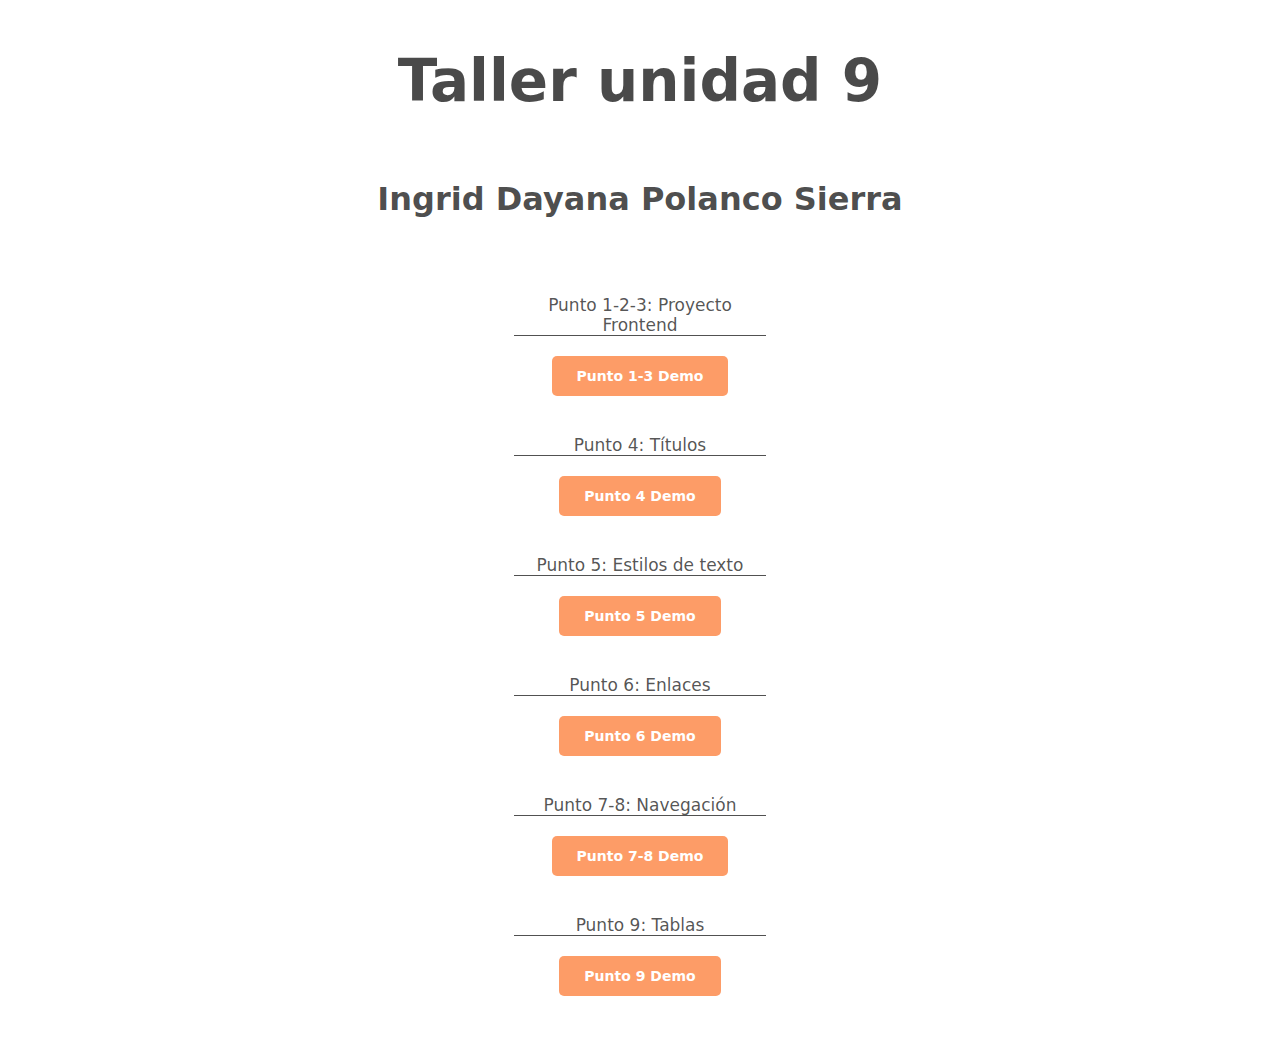
<file: index.html>
<!DOCTYPE html>
<html lang="en">
<head>
  <meta charset="UTF-8">
  <meta http-equiv="X-UA-Compatible" content="IE=edge">
  <meta name="viewport" content="width=device-width, initial-scale=1.0">
  <title>Pag</title>
  <link rel="stylesheet" href="./styles-pag.css">
</head>
<body> 
  <div>
    <h1> Taller unidad 9</h1>
    <h2>Ingrid Dayana Polanco Sierra</h2>
    <nav>
      <ul>
        <li>
          <p>
            Punto 1-2-3: Proyecto Frontend
          </p> 
          <a href="./punto-1-3/index.html">
            Punto 1-3 Demo
          </a>
        </li>
        <li>
          <p>
            Punto 4: Títulos
          </p> 
          <a href="./punto-4/index4.html">
            Punto 4 Demo
          </a>
        </li>
        <li>
          <p>
            Punto 5: Estilos de texto
          </p>
          <a href="./punto-5/index5.html">
            Punto 5 Demo
          </a>
        </li>
        <li>
          <p>
            Punto 6: Enlaces
          </p>
          <a href="./punto-6/index6.html">
            Punto 6 Demo
          </a>
        </li>
        <li>
          <p>
            Punto 7-8: Navegación
          </p>
          <a href="./punto-7-8/index7-8.html">
            Punto 7-8 Demo
          </a>
        </li>
        <li>
          <p>
            Punto 9: Tablas
          </p>
          <a href="./punto-9/index9.html">
            Punto 9 Demo
          </a>
        </li>
      </ul>
    </nav>
  </div> 
</body>
</html>
</file>
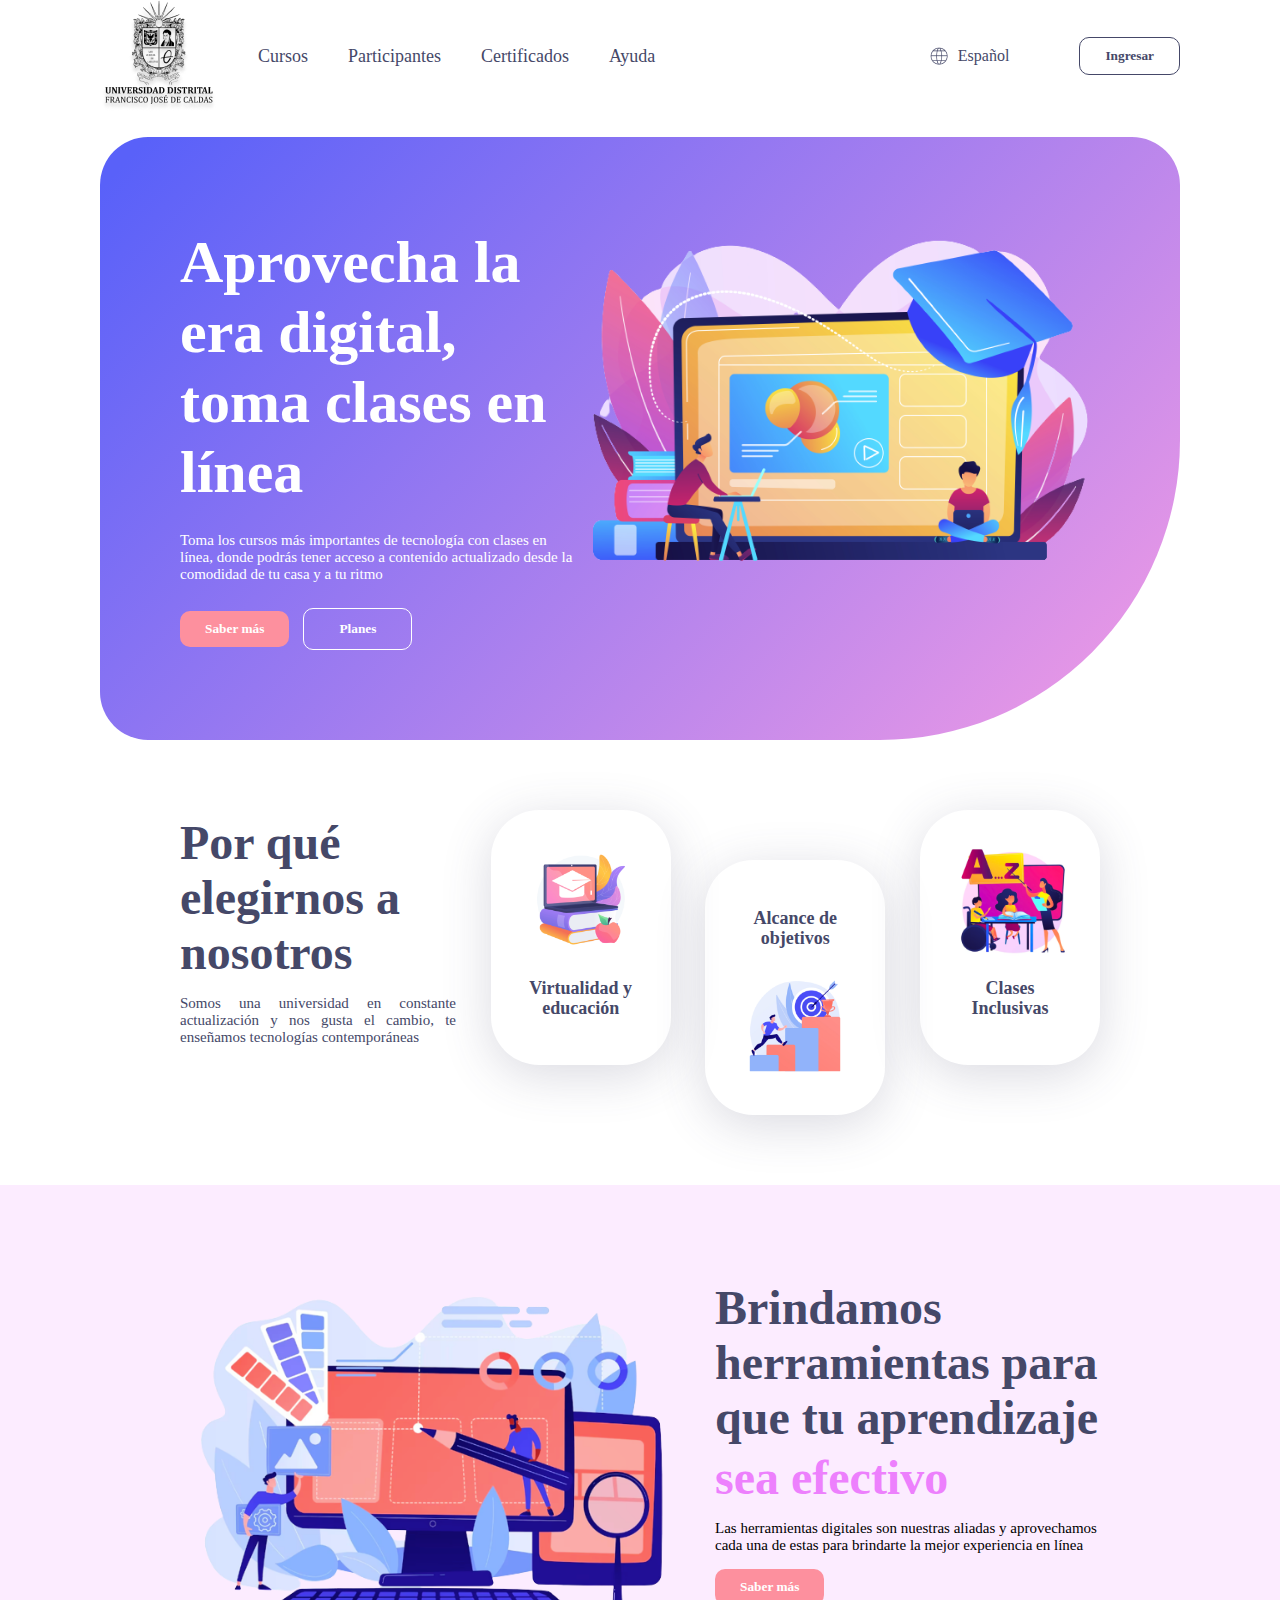
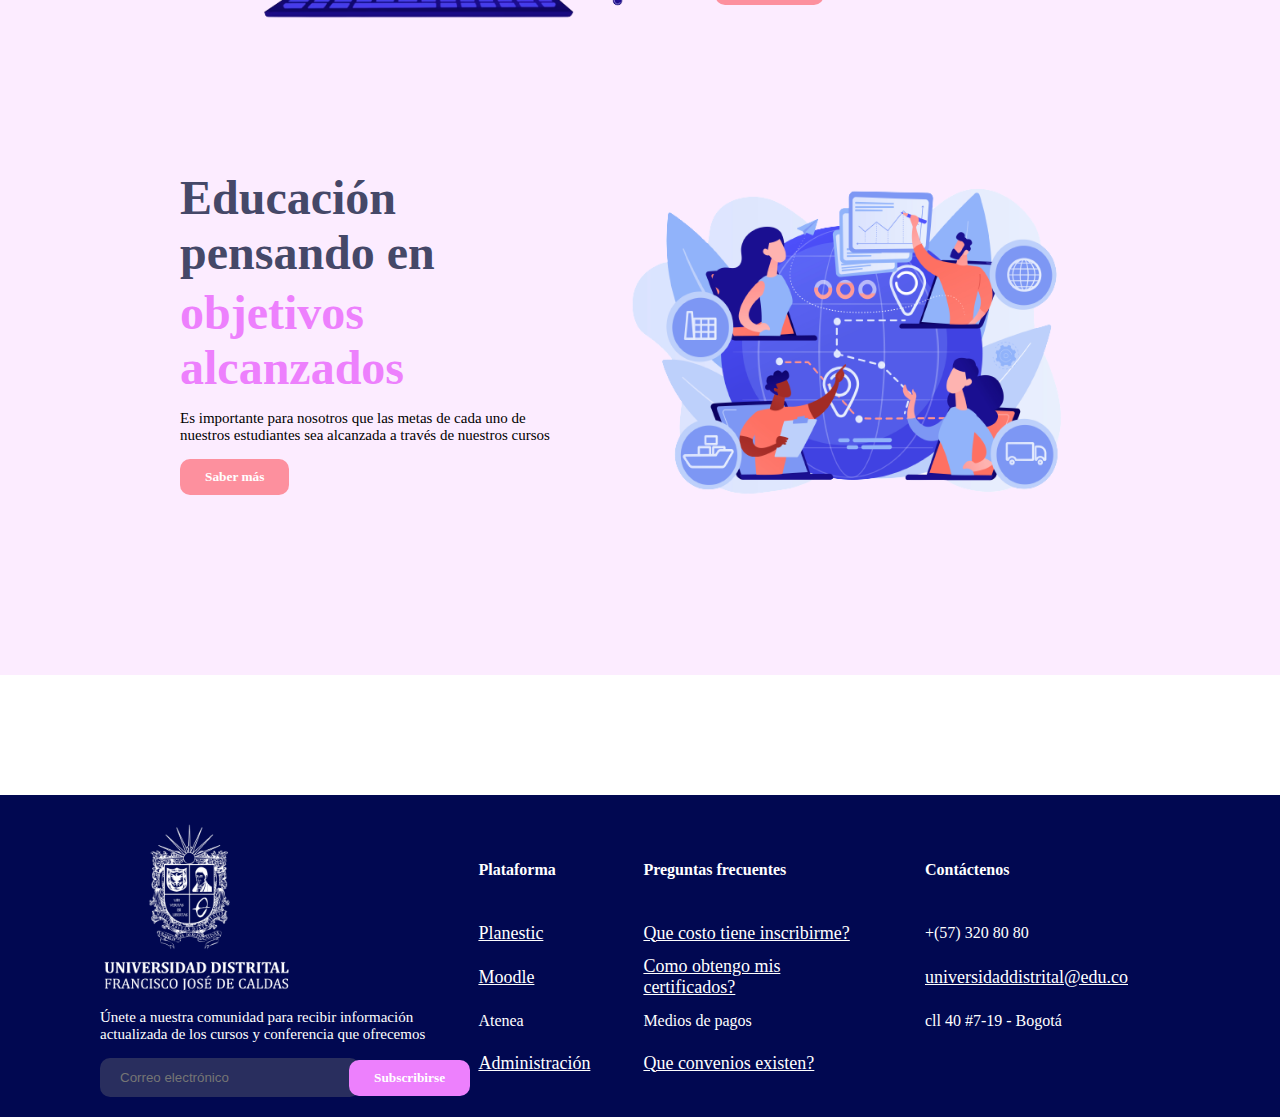
<file: punto-1-3/index.html>
<!DOCTYPE html>
<html lang="en">
<head>
    <meta charset="UTF-8">
    <meta http-equiv="X-UA-Compatible" content="IE=edge">
    <meta name="viewport" content="width=device-width, initial-scale=1.0">
    <link rel="stylesheet" href="https://indestructibletype.com/fonts/Jost.css" type="text/css" charset="utf-8" />
    <link rel="stylesheet" href="./styles/general-styles.css">
    <link rel="stylesheet" href="./styles/header-styles.css">
    <link rel="stylesheet" href="./styles/banner-styles.css">
    <link rel="stylesheet" href="./styles/section-1-styles.css">
    <link rel="stylesheet" href="./styles/section-2-styles.css">
    <link rel="stylesheet" href="./styles/footer-styles.css">
    <title>UD Atenea Cursos</title>
</head>
<body>
    <header>
        <div class="header__navigation">
            <img src="./public/images/header-logo.png" alt="main logo">
            <nav> 
                <ul>
                    <li><a href="">Cursos</a></li>
                    <li><a href="">Participantes</a></li>
                    <li><a href="">Certificados</a></li>
                    <li><a href="">Ayuda</a></li>
                </ul>
            </nav>
        </div>
        <div class="header__settings">
            <div>
                <img src="./public/images/header-world.png" alt="world">
                <span>Español</span>
            </div>
            <button>Ingresar</button>
        </div>
    </header>
    <main>
        <section id="banner">
            <div>
                <div>
                    <h1>Aprovecha la era digital, toma clases en línea</h1>
                    <p>Toma los cursos más importantes de tecnología con clases en línea, donde podrás tener acceso a contenido actualizado desde la comodidad de tu casa y a tu ritmo</p>
                </div>
                <div>
                    <button class="button--orange">Saber más</button>
                    <button class="button--white">Planes</button>
                </div>
            </div>
            <img src="./public/images/banner-online.png" alt="banner" width="550px" height="350px">
        </section>
        <section id="section-1">
            <div class="section-1__info">
                <h2>Por qué elegirnos a nosotros</h2>
                <p>Somos una universidad en constante actualización y nos gusta el cambio, te enseñamos tecnologías contemporáneas</p>
            </div>
            <div class="section-1__card">
                <img src="./public/images/section1-education.png" alt="education" width="120px" height="120px">
                <h3>Virtualidad y educación</h3>
            </div>
            <div class="section-1__card section-1__card-down">
                <h3>Alcance de objetivos</h3>
                <img src="./public/images/section1-goals.png" alt="goals" width="120px" height="120px">
            </div>
            <div class="section-1__card">
                <img src="./public/images/section1-teach.png" alt="teach" width="120px" height="120px">
                <h3>Clases Inclusivas</h3>
            </div>
        </section>
        <section id="section-2">
            <div class="section-2__info">
                <img src="./public/images/section2-tools.png" alt="tools" width="500px" height="350px">
                <div>
                    <h2>Brindamos herramientas para que tu aprendizaje</h2>
                    <h2 class="section-2__sub-pink">sea efectivo</h2>
                    <p>Las herramientas digitales son nuestras aliadas y aprovechamos cada una de estas para brindarte la mejor experiencia en línea</p>
                    <button class="button--orange">Saber más</button>
                </div>
            </div>
            <div class="section-2__info">
                <div class="section-2__info">
                    <div>
                        <h2>Educación pensando en</h2>
                        <h2 class="section-2__sub-pink">objetivos alcanzados</h2>
                        <p>Es importante para nosotros que las metas de cada uno de nuestros estudiantes sea alcanzada a través de nuestros cursos</p>
                        <button class="button--orange">Saber más</button>
                    </div>
                    <img src="./public/images/section2-goals.png" alt="goals" width="500px" height="350px">
                </div>
            </div>
        </section>
    </main>
    <footer id="footer">
        <div class="footer__info">
            <img src="./public/images/footer-logo.png" alt="logo" width="200px" height="175px">
            <div>
                <p>Únete a nuestra comunidad para recibir información actualizada de los cursos y conferencia que ofrecemos</p>
                <form action="">
                    <input type="email" name="user_email" placeholder="Correo electrónico">
                    <button class="button--pink">Subscribirse</button>
                </form>
            </div>
        </div>
        <div>
            <table>
                <tr>
                    <th>Plataforma</th>
                    <th>Preguntas frecuentes</th>
                    <th>Contáctenos</th>
                </tr>
                <tr>
                    <td><a href="">Planestic</a></td>
                    <td><a href="">Que costo tiene inscribirme?</a></td>
                    <td>+(57) 320 80 80</td>
                </tr>
                <tr>
                    <td><a href="">Moodle</a></td>
                    <td><a href="">Como obtengo mis certificados?</a></td>
                    <td><a href="">universidaddistrital@edu.co</a></td>
                </tr>
                <tr>
                    <td>Atenea</td>
                    <td>Medios de pagos</td>
                    <td>cll 40 #7-19 - Bogotá</td>
                </tr>
                <tr>
                    <td><a href="">Administración</a></td>
                    <td><a href="">Que convenios existen?</a></td>
                </tr>
            </table>
        </div>
    </footer>
</body>
</html>
</file>
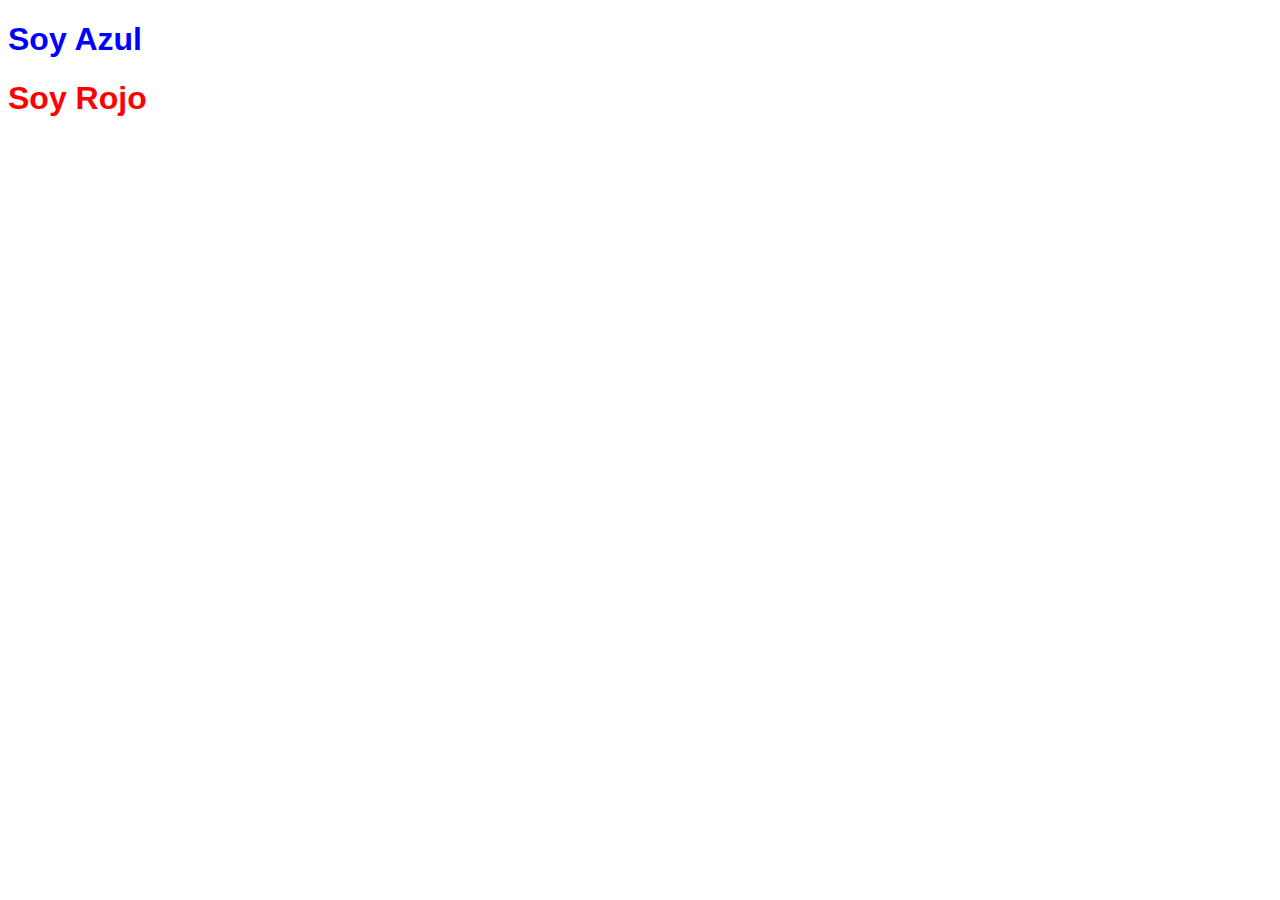
<file: punto-4/index4.html>
<!DOCTYPE html>
<html lang="en">
<head>
    <meta charset="UTF-8">
    <meta http-equiv="X-UA-Compatible" content="IE=edge">
    <meta name="viewport" content="width=device-width, initial-scale=1.0">
    <link rel="stylesheet" href="./styles4.css">
    <title>Punto 4</title>
</head>
<body>
    <main>
        <section id="text">
            <div class="title-1">
                <h1>Soy Azul</h1>
            </div>
            <div class="title-2"> 
                <h1>Soy Rojo</h1>
            </div>
        </section>
    </main>
</body>
</html>
</file>
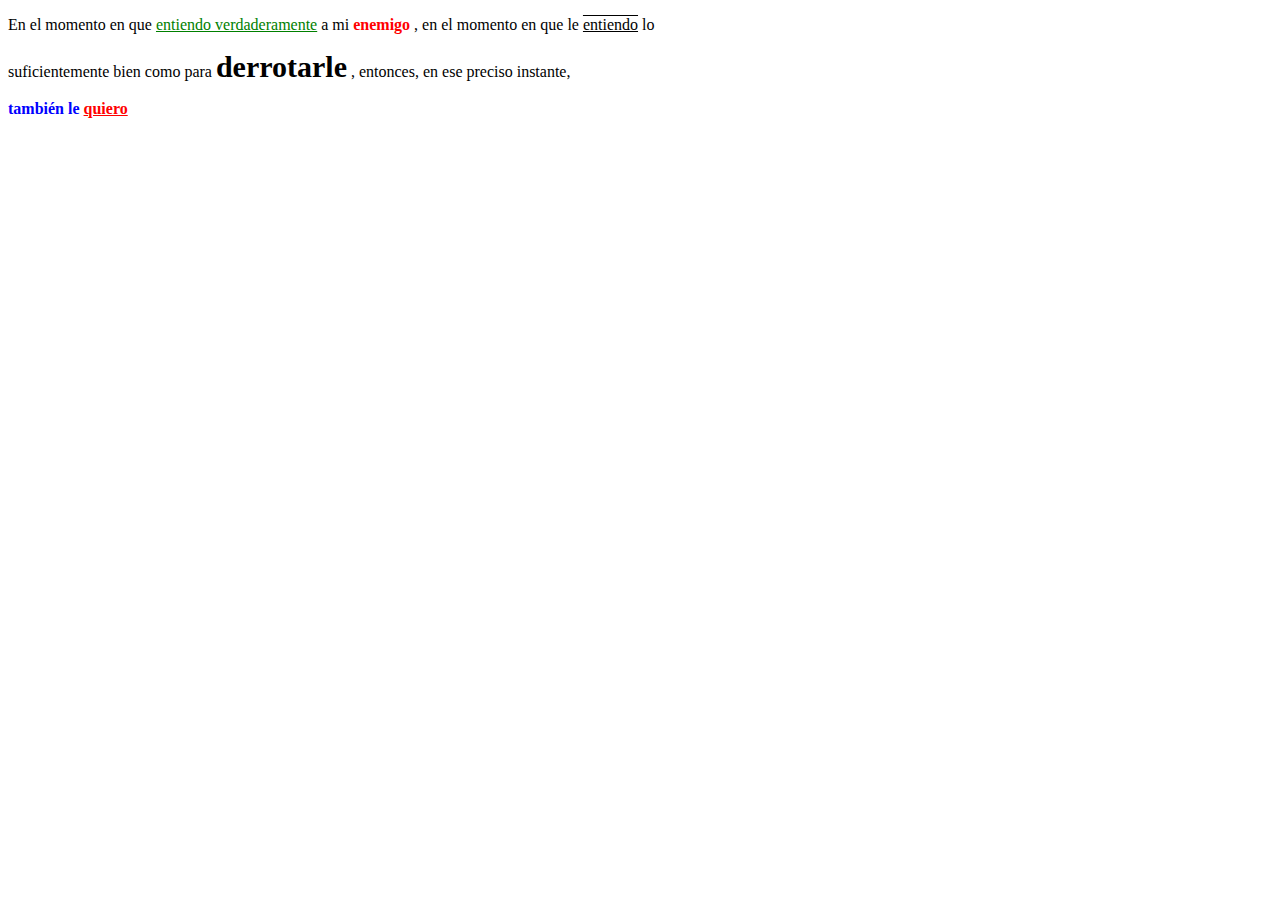
<file: punto-5/index5.html>
<!DOCTYPE html>
<html lang="en">
<head>
    <meta charset="UTF-8">
    <meta http-equiv="X-UA-Compatible" content="IE=edge">
    <meta name="viewport" content="width=device-width, initial-scale=1.0">
    <link rel="stylesheet" href="./styles5.css">
    <title>Punto 5</title>
</head>
<body>
    <main>
        <section>
            <div class="paragraph">
                <p>
                    <span>En el momento en que</span> 
                    <span id="green-color">entiendo verdaderamente</span> 
                    <span>a mi</span>
                    <span class="red-color"><b>enemigo</b></span>
                    <span>, en el momento en que le</span>
                    <span id="decoration-text">entiendo</span> 
                    <span>lo</span>
                </p> 
                <p>
                    <span>suficientemente bien como para</span>
                    <b id="big-letters">derrotarle</b>
                    <span>, entonces, en ese preciso instante,</span>
                </p>
                <p>
                    <b id="blue-color">también le</b>
                    <u class="red-color"><b>quiero</b></u>
                </p>
            </div>
        </section>
    </main>
</body>
</html>
</file>
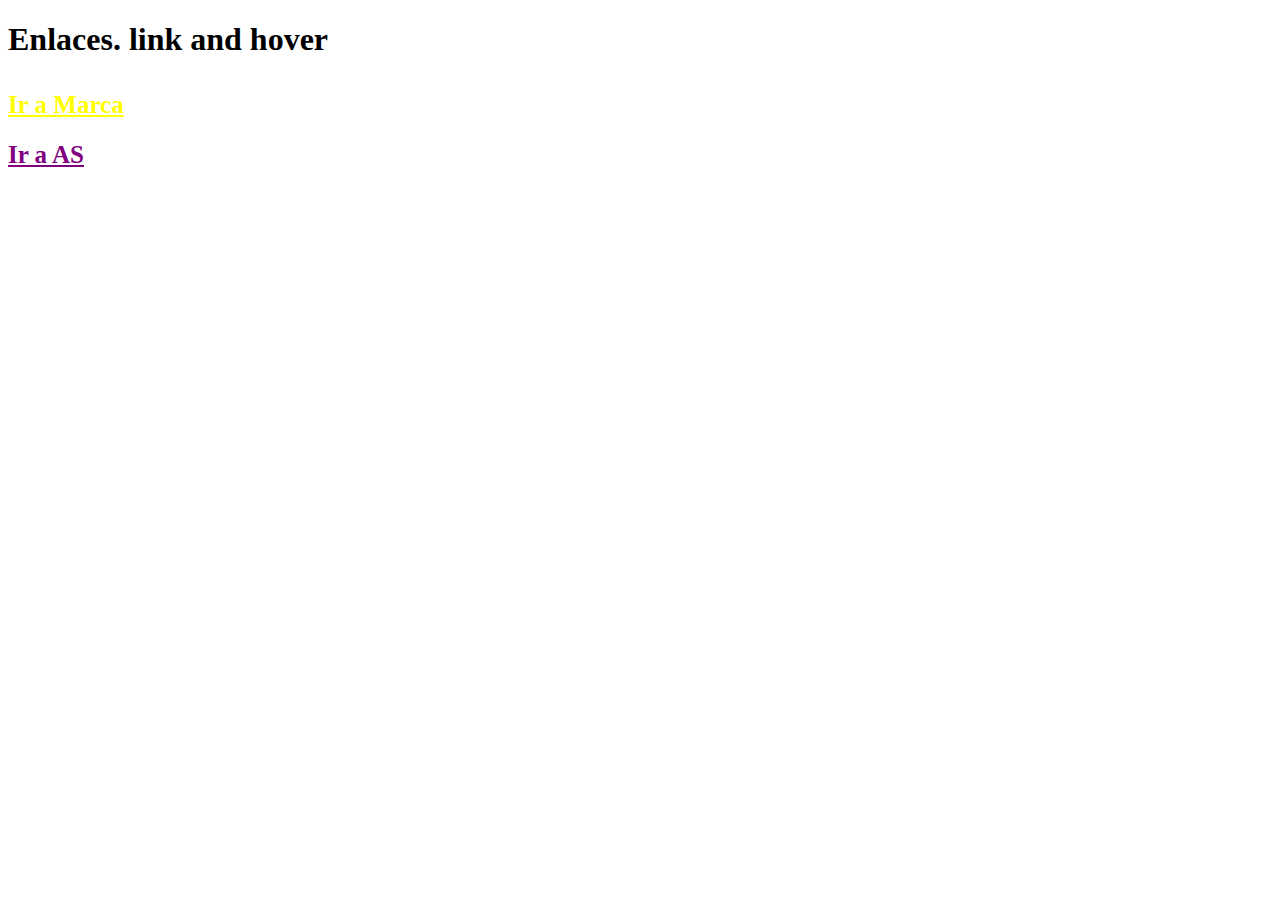
<file: punto-6/index6.html>
<!DOCTYPE html>
<html lang="en">
<head>
    <meta charset="UTF-8">
    <meta http-equiv="X-UA-Compatible" content="IE=edge">
    <meta name="viewport" content="width=device-width, initial-scale=1.0">
    <link rel="stylesheet" href="./styles6.css">
    <title>Punto 6</title>
</head>
<body>
    <main>
        <section id="text">
            <div class="text-1">
                <h1>Enlaces. link and hover</h1>
            </div>
            <div class="text-2">
                <a href="https://www.marca.com/">Ir a Marca</a>
            </div>
            <div class="text-3"> 
                <a href="https://colombia.as.com/">Ir a AS</a>
            </div>
        </section>
    </main>
</body>
</html>
</file>
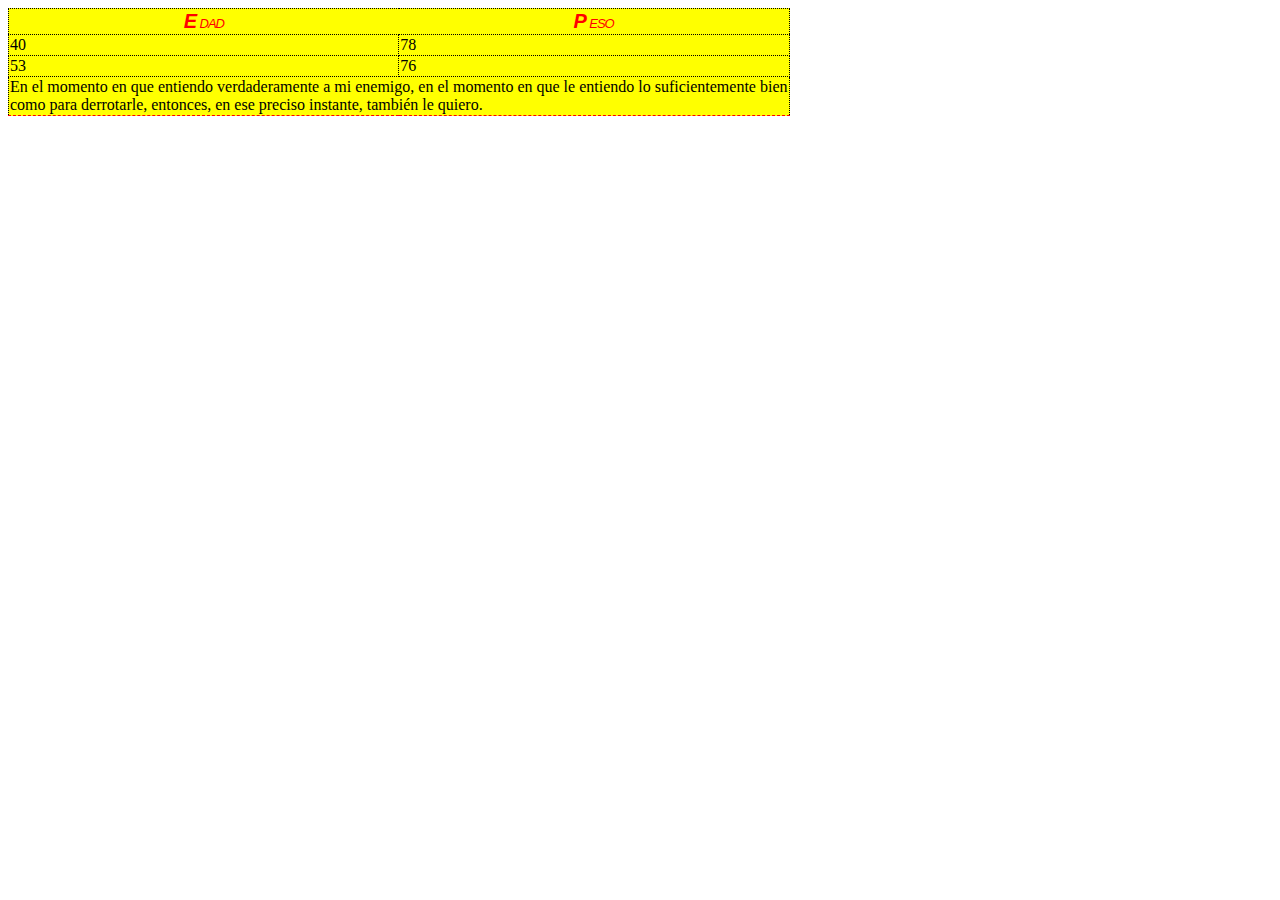
<file: punto-9/index9.html>
<!DOCTYPE html>
<html lang="en">
<head>
    <meta charset="UTF-8">
    <meta name="viewport" content="width=device-width, initial-scale=1.0">
    <link rel="stylesheet" href="./styles9.css">
    <title>Document</title>
</head>
<body>
    <div>
        <table>
            <tr>
                <th>
                    <span class="letter-bold">E</span>
                    <span class="letter-lighter">DAD</span>
                </th>
                <th class="red-color">
                    <span class="letter-bold">P</span>
                    <span class="letter-lighter">ESO</span>
                </th>
            </tr>
            <tr>
                <td class="date-1">40</td>
                <td class="date-1">78</td>
            </tr>
            <tr>
                <td class="date-1">53</td>
                <td class="date-1">76</td>
            </tr>
            <tr>
                <td colspan="2" class="date-1">
                    En el momento en que entiendo verdaderamente a mi enemigo, en el momento en que le entiendo lo suficientemente bien<br>
                    como para derrotarle, entonces, en ese preciso instante, también le quiero.
                </td>
            </tr>
        </table>
    </div>
</body>
</html>
</file>
<file: styles-pag.css>
body {
  text-align: center;
  color: #000000b5;
  font-family: system-ui, -apple-system;
}

body, div {
  display: flex;
  justify-content: center;
  align-items: center;
}

div {
  flex-direction: column;
  width: 50%;
  height: 50%;
  text-align: center;
}

h1 {
  font-size: 58px;
}

h2 {
  font-size: 32px;
}

nav {
  width: 40%;
}

ul {
  padding: 0;
  text-align: center;
  list-style: none;
}

li {
  margin: 50px 0;
}

p {
  margin: 40px 0 30px;
  color: #000000ae;
  font-size: 17px;
  border-bottom: 1px solid;
}

a {
  padding: 12px 25px;
  color: #ffffff;
  background-color: #fd8f54e2;
  border: none;
  border-radius: 5px;
  font-family: system-ui, -apple-system;
  font-size: 14px;
  font-weight: bold;
  text-decoration: none;
  cursor: pointer;
}

a:hover {
  background-color: #e87537e2;
}
</file>
<file: punto-1-3/styles/general-styles.css>
a {
    font-family: 'Jost';
    font-size: 18px;
}

button {
    padding: 10px 25px;
    font-family: 'Jost';
    font-weight: bold;
    border-radius: 10px;
    cursor: pointer;
}

.button--orange {
    margin-right: 10px;
    background-color: #fd909e;
    color: #fff;
    border: none;
}

h2 {
    margin: 5px 0px;
    color: #454868;
    font-family: "Jost";
    font-size: 48px;
    line-height: 55px;
    letter-spacing: -0,64px;
}

p {
    font-family: "Jost";
    font-size: 15px;
    font-weight: 300px;
}

body {
    margin: 0px;
}
</file>
<file: punto-1-3/styles/header-styles.css>
header {
    display: flex;
    justify-content: space-between;
    margin: 0px 100px;
}

.header__navigation {
    display: flex;
    align-items: center;
}

nav ul {
    display: flex;
    gap: 40px;
    list-style: none;
}

nav ul a {
    color: #454868;
    text-decoration: none;
}

.header__settings {
    display: flex;
    align-items: center;
    gap: 70px;
}

.header__settings div {
    display: flex;
    align-items: center;
    gap: 10px;
    font-family: 'Jost';
    font-weight: 300;
    color: #454868;
}

.header__settings button {
    background-color: transparent;
    color: #454868;
    border: 1px solid #454868;
}
</file>
<file: punto-1-3/styles/banner-styles.css>
#banner {
    display: flex;
    padding: 90px 80px;
    margin: 25px 100px;
    background: linear-gradient(313.18deg, #EE9AE5 3.28%, #5961F9 97.04%);
    border-radius: 48px 48px 300px 48px;
}

h1 {
    margin: 0px;
    color: #fff;
    font-family: "Jost";
    font-size: 60px;
    font-weight: 600px;
    line-height: 70px;
    letter-spacing: -0, 64px;
}

#banner p {
    margin: 25px 0px;
    color: #fff;
}

.button--white {
    padding: 12px 35px;
    background-color: transparent;
    color: white;
    border: 1px solid #fff;
}
</file>
<file: punto-1-3/styles/section-1-styles.css>
#section-1 {
    display: flex;
    justify-content: space-between;
    margin: 50px 100px;
    padding: 20px 80px;
}

.section-1__info {
    width: 30%;
}

.section-1__info p {
    color: #454868;
    text-align: justify;
}

.section-1__card {
    display: flex;
    flex-direction: column;
    align-items: center;
    justify-content: space-between;
    width: min-content;
    height: 195px;
    padding: 30px;
    border-radius: 48px;
    box-shadow: 0px 10px 50px #45486833;
}

.section-1__card-down {
    margin-top: 50px;
}

.section-1__card h3 {
    font-family: "Jost";
    color: #454868;
    font-size: 18px;
    line-height: 20px;
    letter-spacing: -0,64px;
    text-align: center;
}
</file>
<file: punto-1-3/styles/section-2-styles.css>
#section-2 {
    padding: 20px 180px;
    background-color: #ec80fd26;
}

.section-2__info {
    display: flex;
    gap: 35px;
    margin: 70px 0px;
}

.section-2__sub-pink {
    color: #ed80fd;
}
</file>
<file: punto-1-3/styles/footer-styles.css>
#footer {
    display: flex;
    justify-content: space-between;
    align-items: center;
    margin-top: 120px;
    padding: 20px 100px;
    background-color: #010851;
    color: #fff;
}

.footer__info {
    width: 35%;
}

input {
    width: 220px;
    padding: 12px 20px;
    margin-right: -15px;
    border: none;
    border-radius: 10px;
    background-color: #45486899;
}

.button--pink {
    background-color: #ed80fd;
    color: #fff;
    border: none;
}

table {
    font-family: "Jost";
    text-align: left;
}

tr {
    height: 40px;
}

th {
    height: 80px;
}

td {
    padding-right: 50px;
}

td a {
    color: #fff;
}
</file>
<file: punto-4/styles4.css>
#text {
    font-family: Verdana, Geneva, Tahoma, sans-serif;
}

.title-1 {
    color: blue;
}

.title-2 {
    color: red;
}
</file>
<file: punto-5/styles5.css>
.paragraph {
    text-align: left;
}

#green-color {
    color: green;
    text-decoration: underline;
}

.red-color {
    color: red;
}

#blue-color {
    color: blue;
}

#big-letters {
    font-size: 30px;
}

#decoration-text{
    text-decoration-line: overline underline;
}
</file>
<file: punto-6/styles6.css>
#text a {
    font-size: 25px;
    line-height: 50px;
    font-weight: bold;
}

.text-2 a{
    color: yellow;
}

.text-3 a{
    color: purple;
}
</file>
<file: punto-9/styles9.css>
th {
    color: red;
    font-weight: lighter;
    letter-spacing: -1px;
    font-family: 'Franklin Gothic Medium', 'Arial Narrow', Arial, sans-serif;
    font-style: italic;
    text-align: center;
}

.letter-bold {
    font-weight: bold;
    font-size: 20px;
}

.letter-lighter {
    font-size: 13px;
}

tr td {
    text-align: left;
}

table {
    background-color: yellow;
    border-bottom: 1px dashed red;
    border-top: 1px dotted;
    border-right: 1px dotted;
    border-left: 1px dotted;
    border-collapse: collapse;
}

.date-1 {
    border: 1px dotted;
}
</file>
